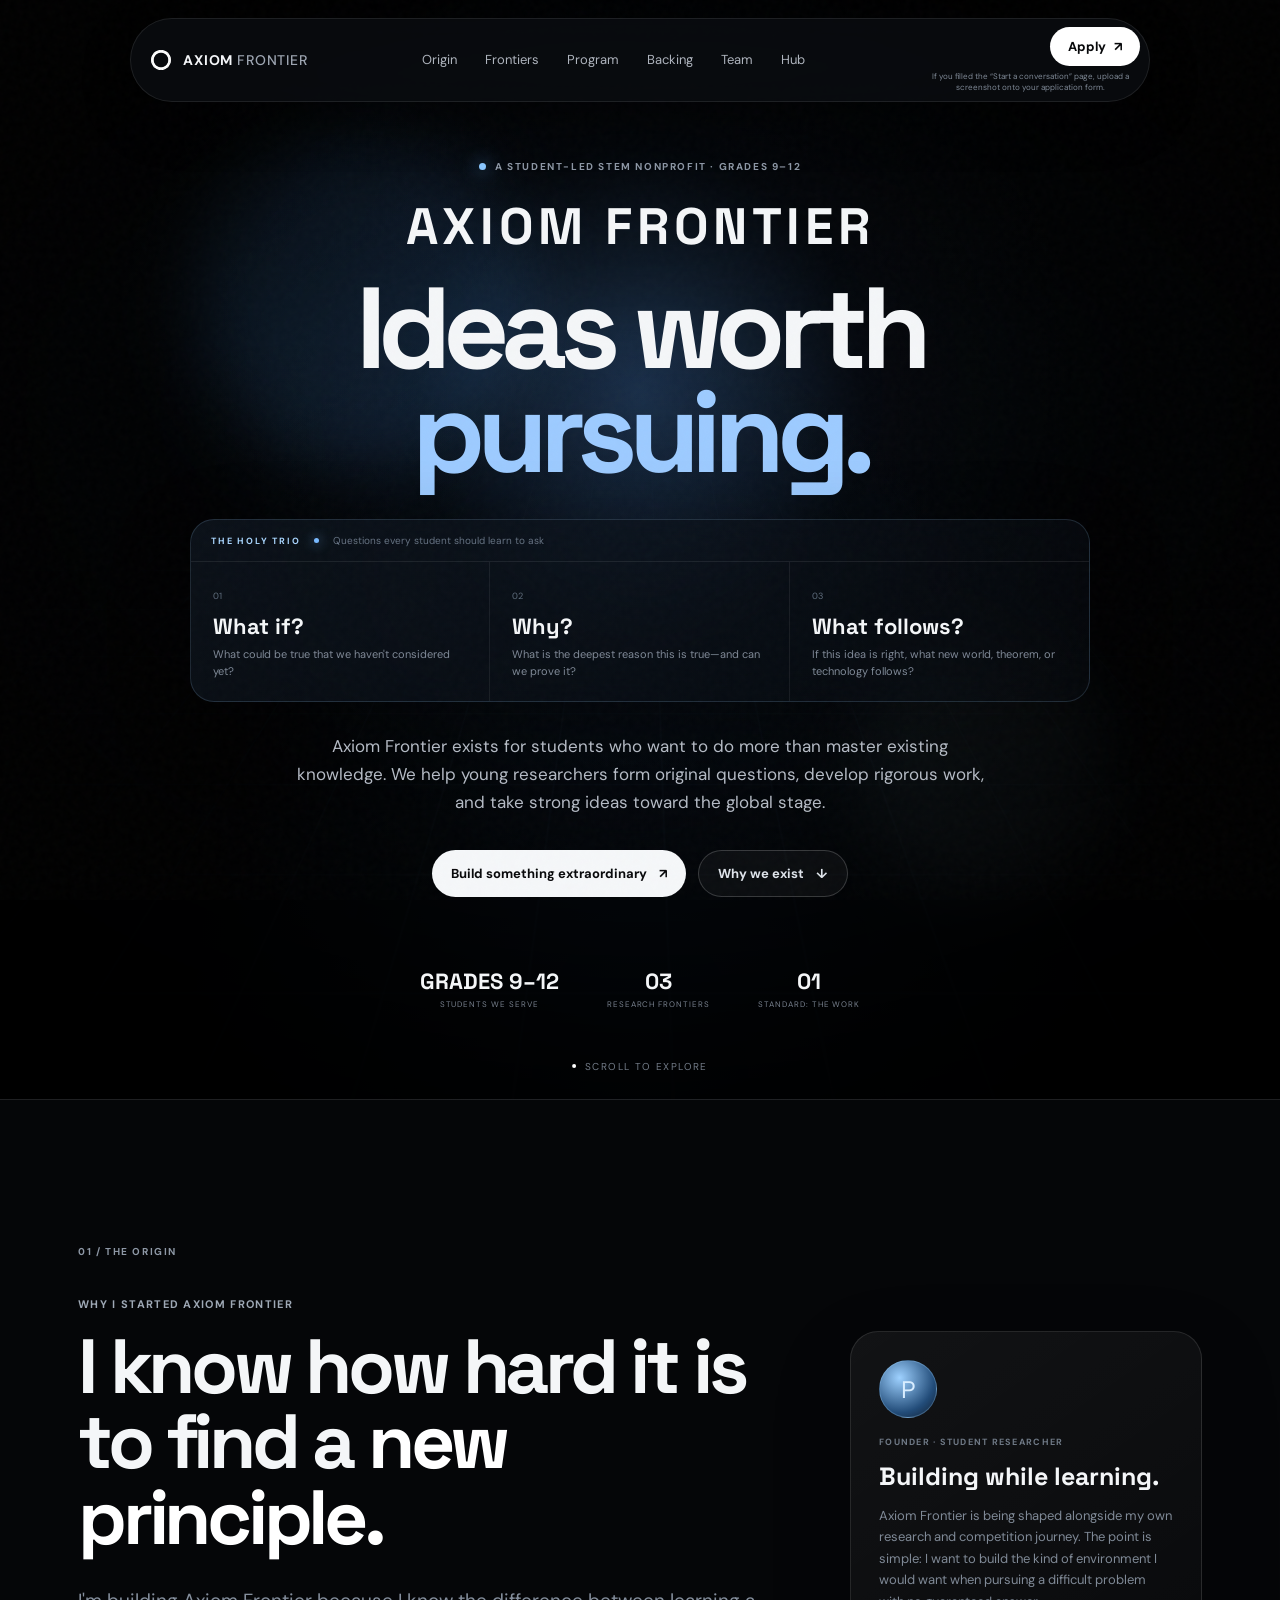
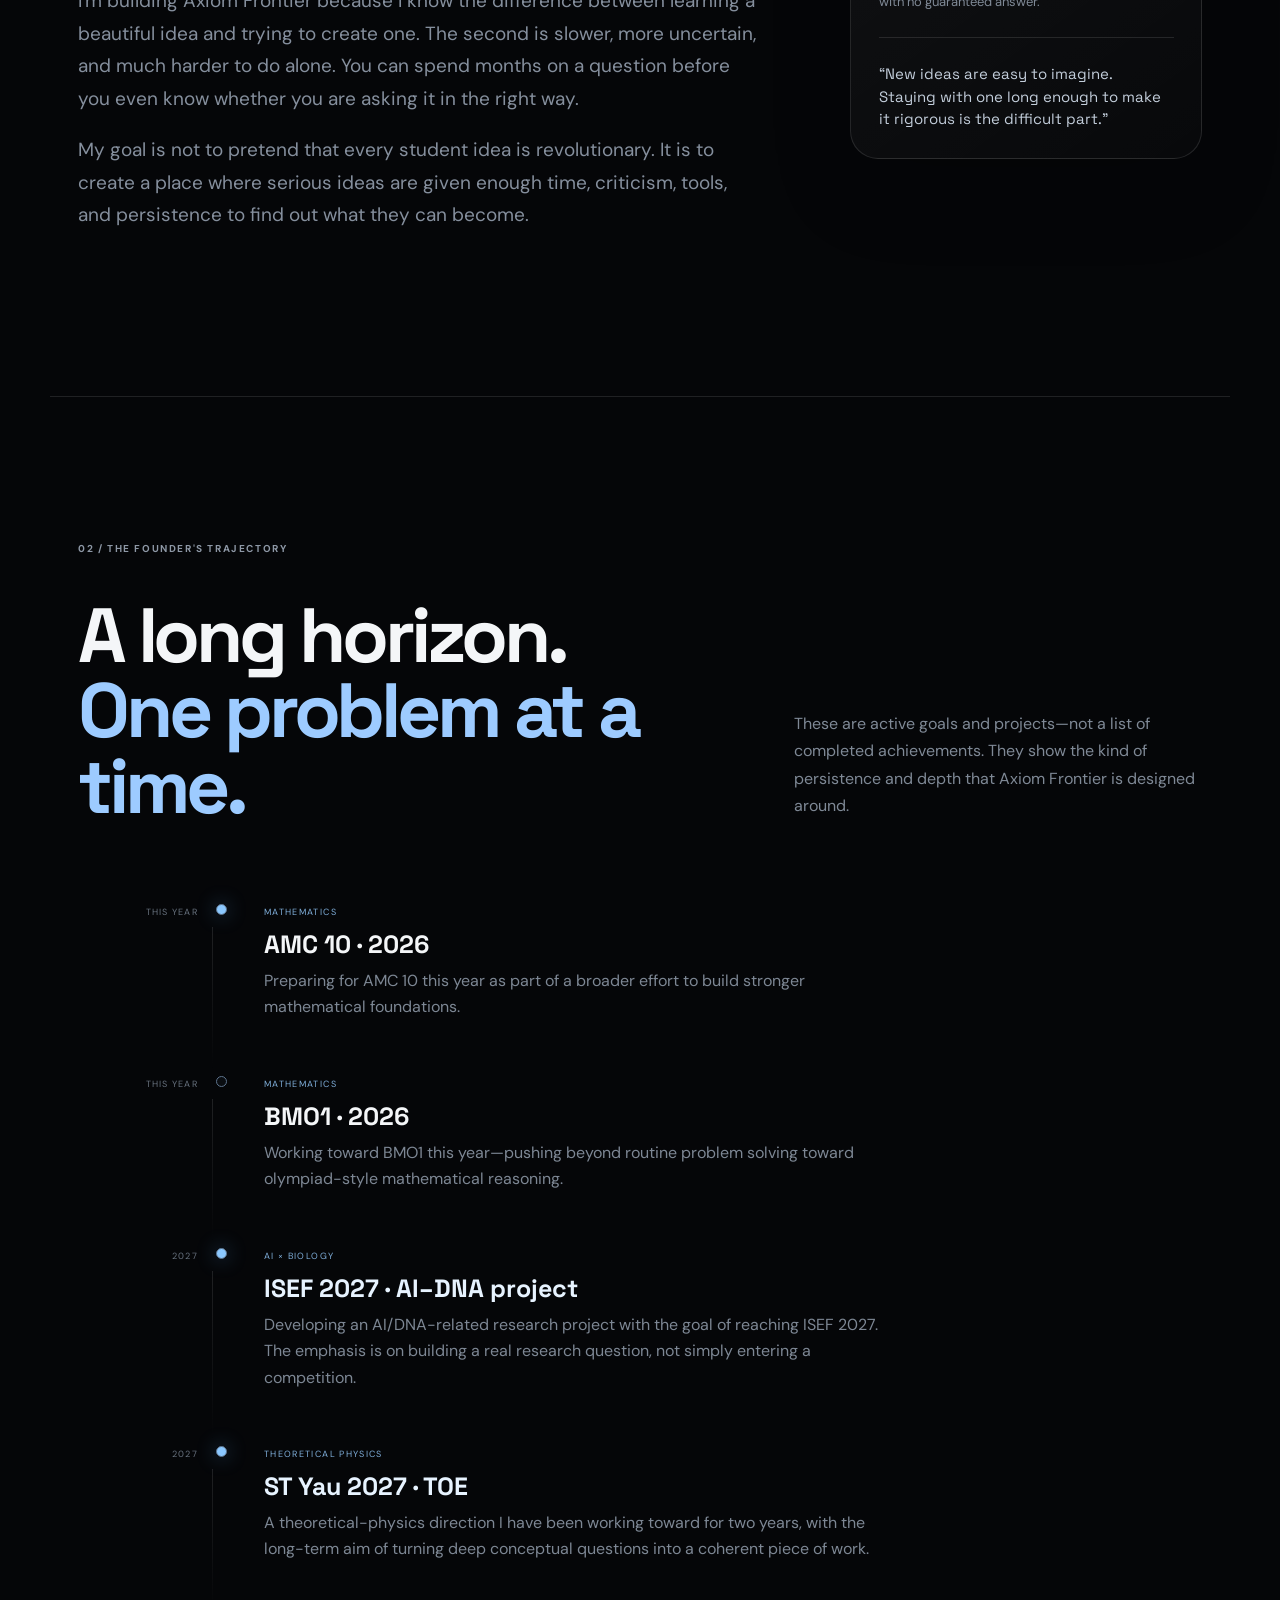
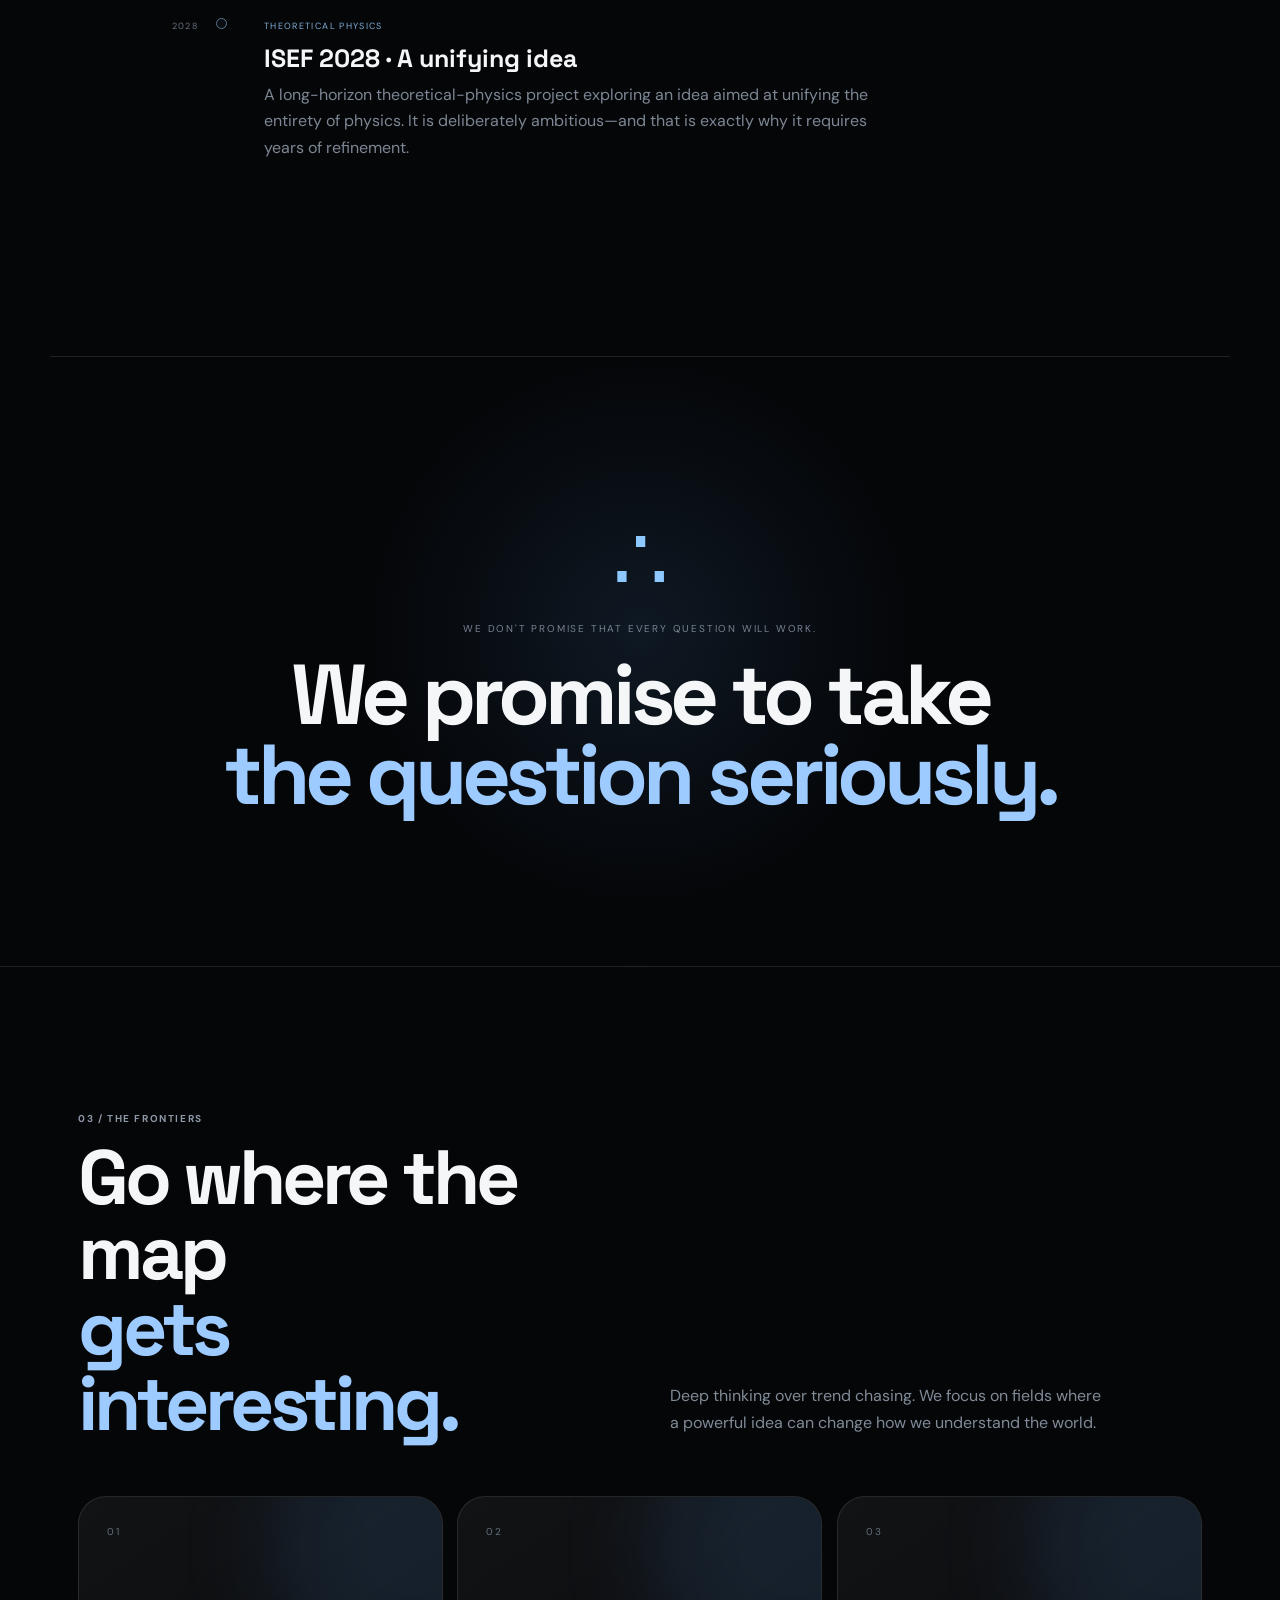
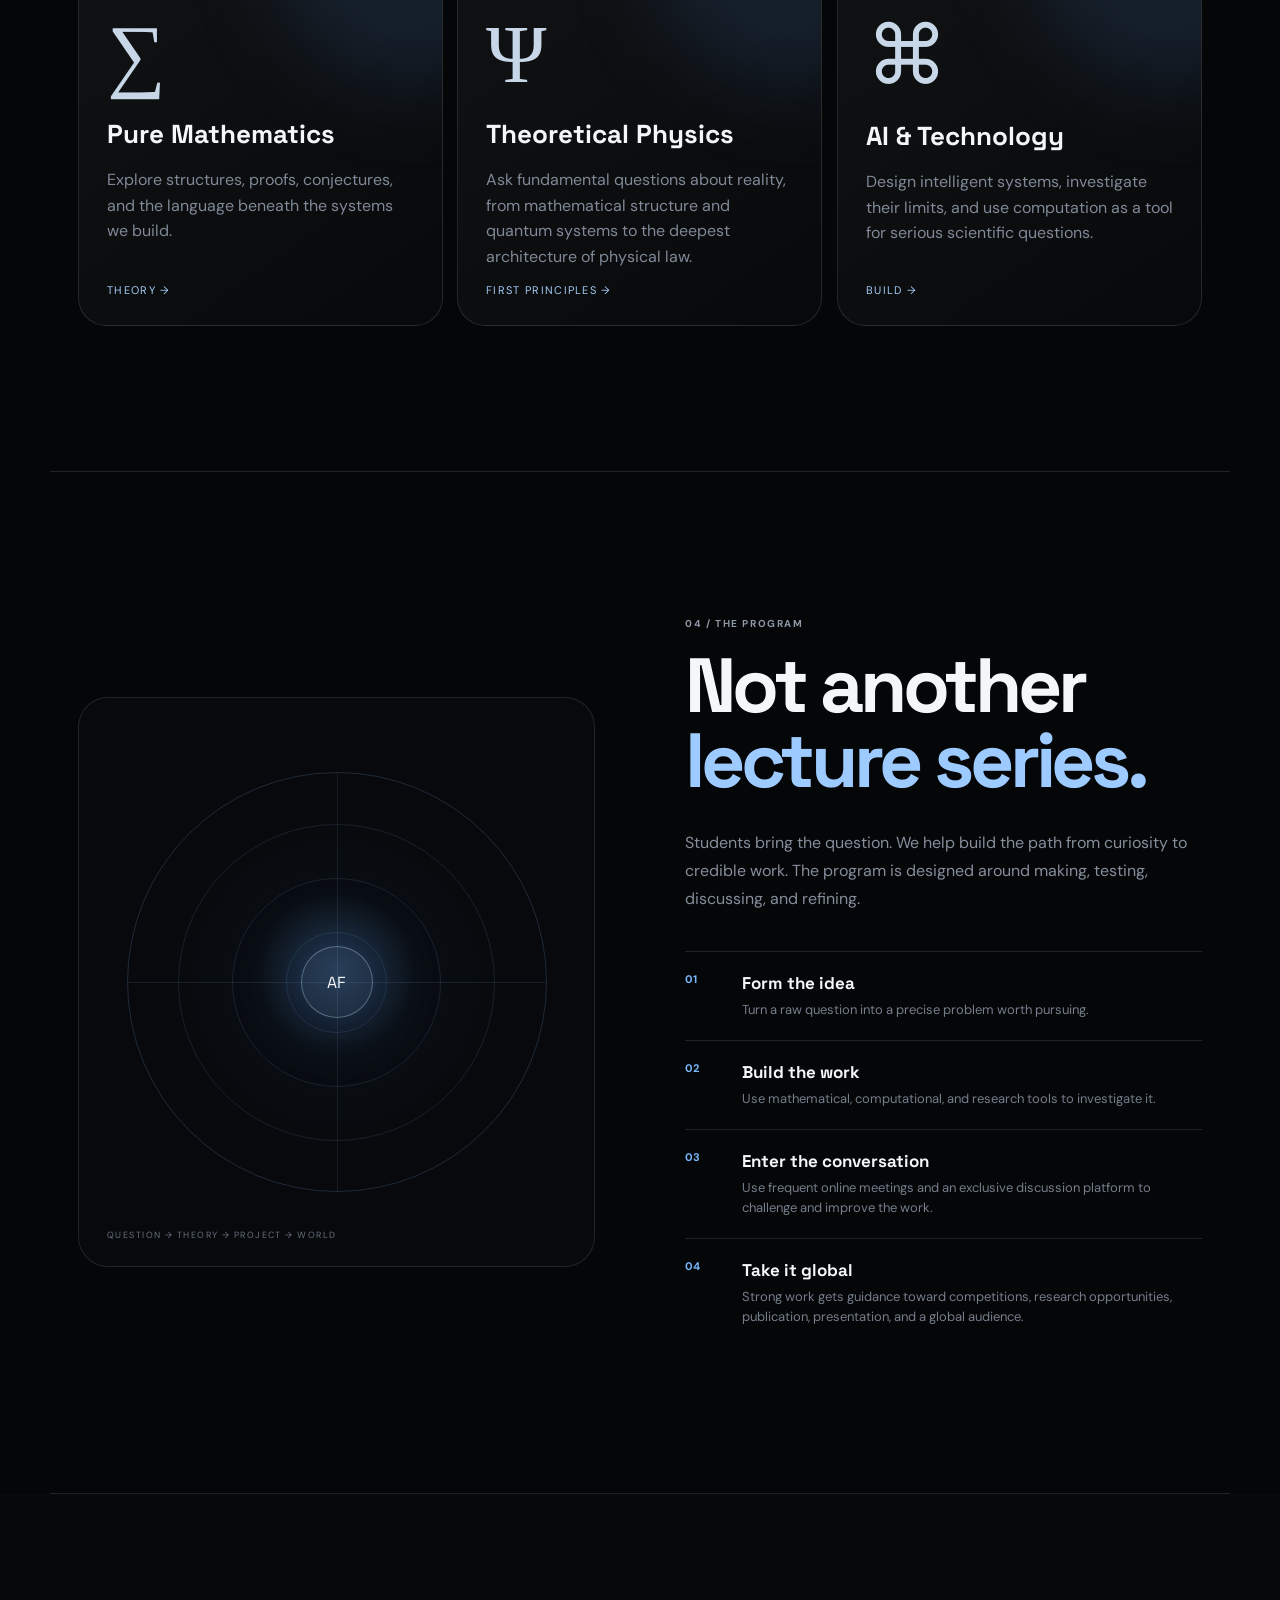
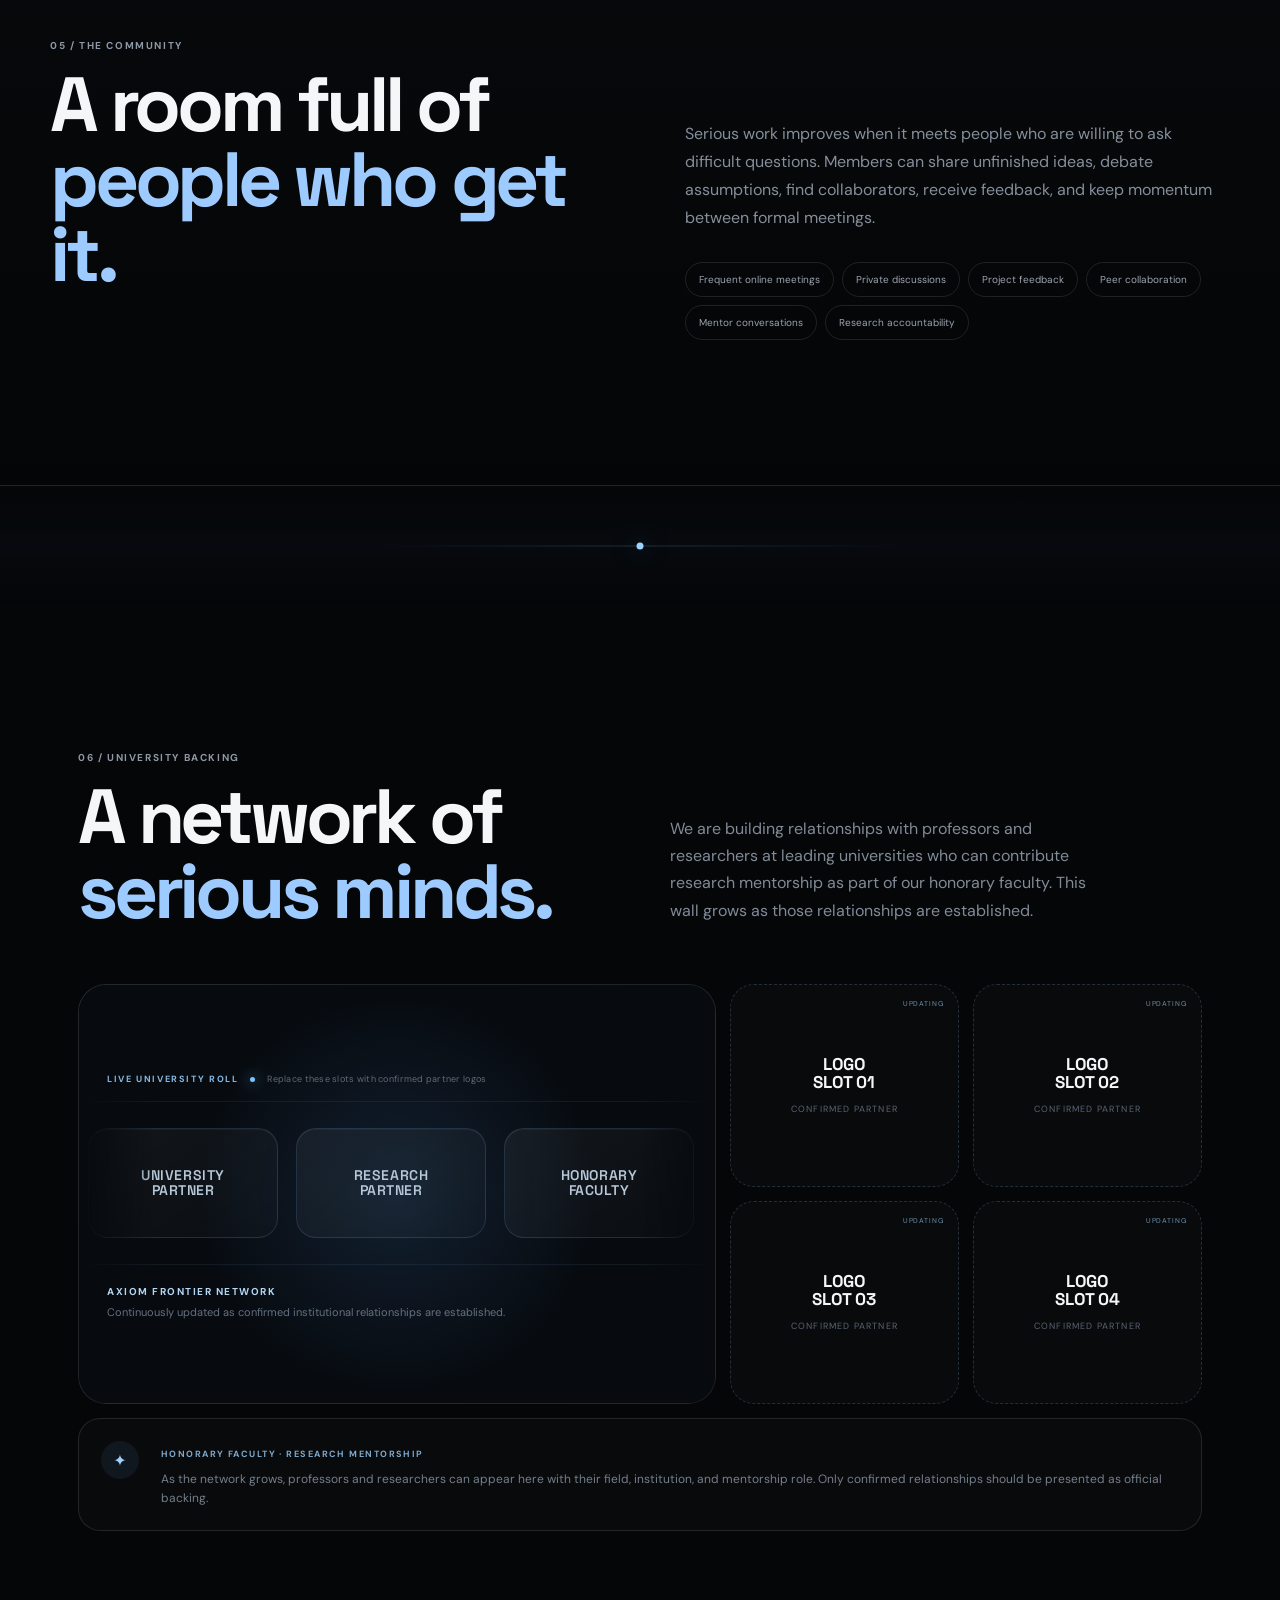
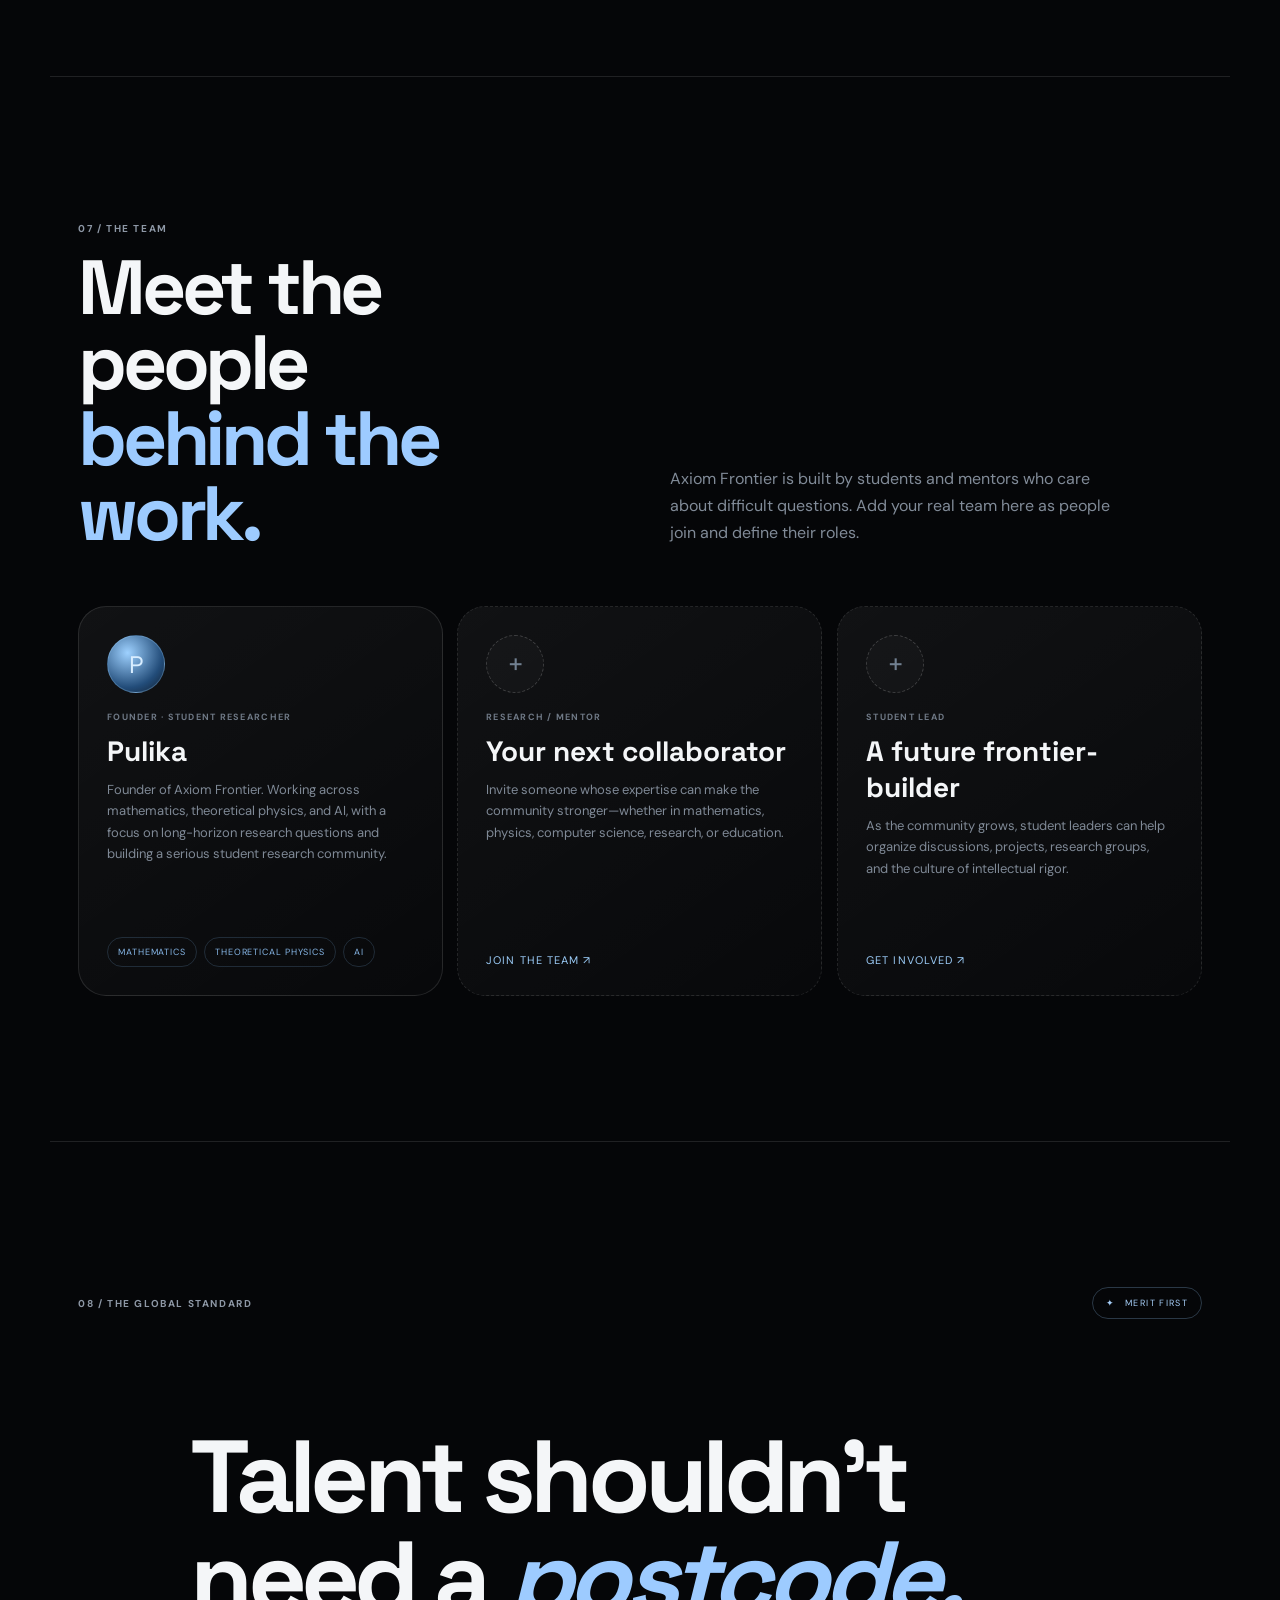
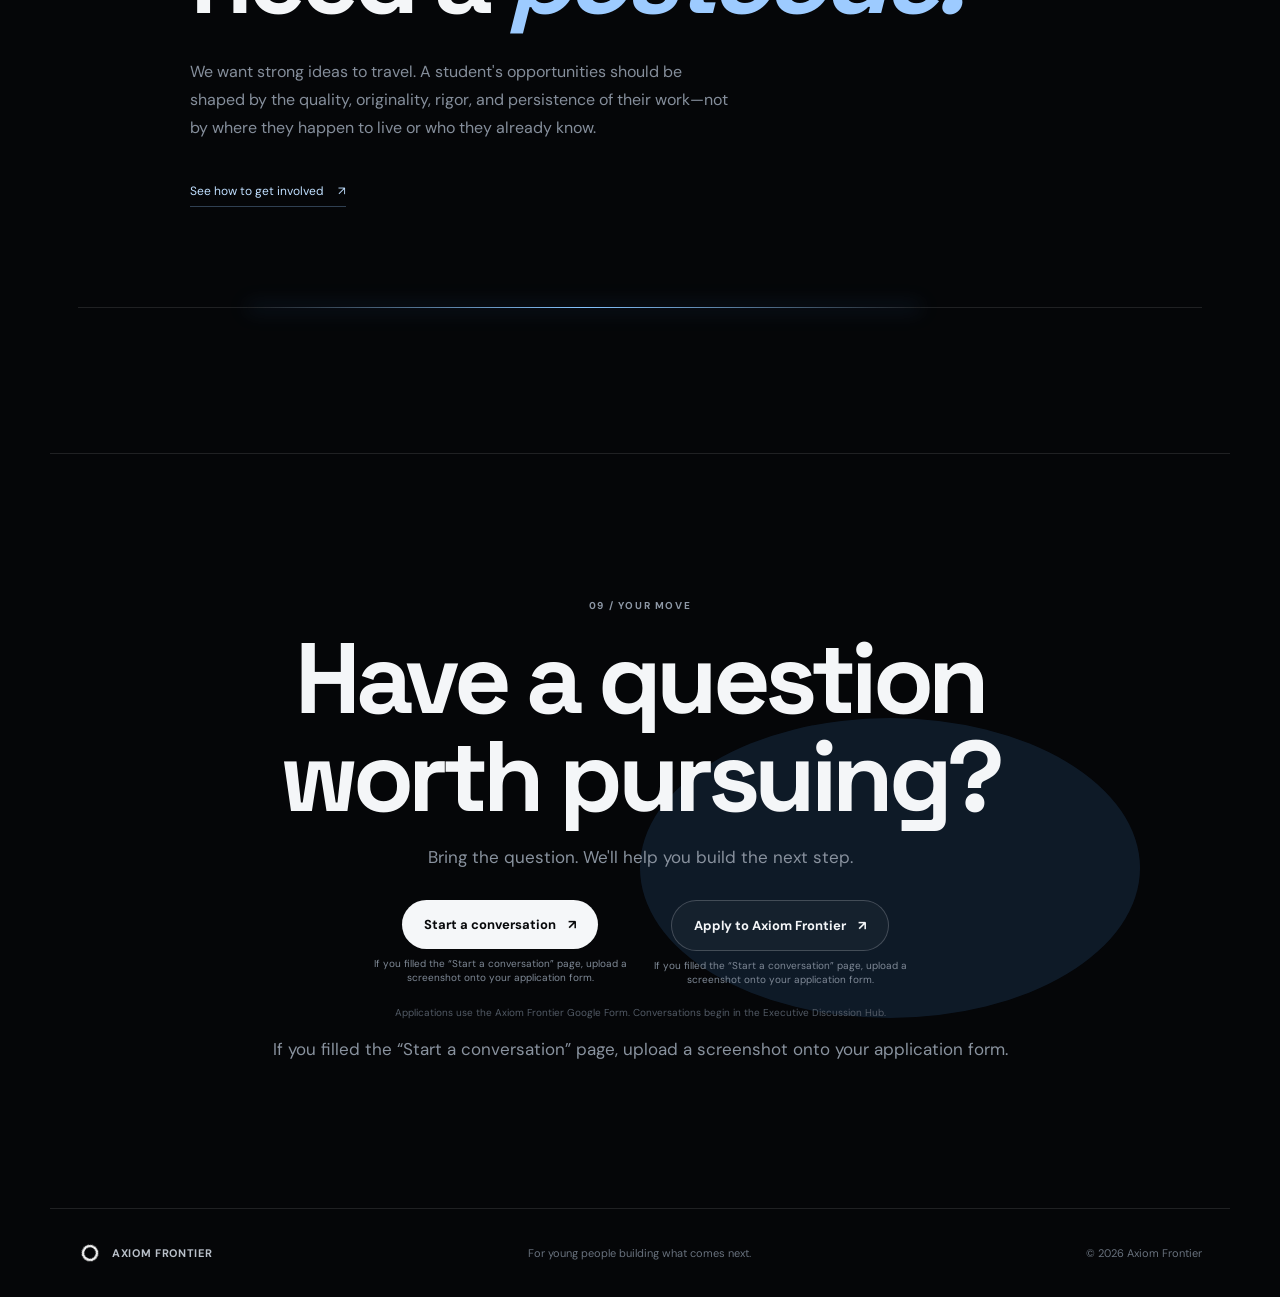
<file: index.html>
<!doctype html>
<html lang="en">
<head>
  <meta charset="utf-8">
  <meta name="viewport" content="width=device-width, initial-scale=1">
  <meta name="description" content="Axiom Frontier is a student-led STEM nonprofit for ambitious students in grades 9–12, founded around the difficult work of turning original questions into rigorous mathematics, theoretical physics, and AI projects.">
  <title>Axiom Frontier — Ideas worth pursuing.</title>
  <link rel="preconnect" href="https://fonts.googleapis.com">
  <link rel="preconnect" href="https://fonts.gstatic.com" crossorigin>
  <link href="https://fonts.googleapis.com/css2?family=DM+Sans:wght@400;500;600;700&family=Space+Grotesk:wght@500;600;700&display=swap" rel="stylesheet">
  <link rel="stylesheet" href="styles.css">
</head>
<body>
  <div class="noise" aria-hidden="true"></div>

  <header class="nav-wrap">
    <nav class="nav" aria-label="Main navigation">
      <a class="brand" href="#top">
        <span class="brand-mark" aria-hidden="true"><i></i><i></i><i></i></span>
        <span>AXIOM <b>FRONTIER</b></span>
      </a>
      <div class="nav-links">
        <a href="#origin">Origin</a>
        <a href="#frontiers">Frontiers</a>
        <a href="#program">Program</a><a href="#backing">Backing</a><a href="#team">Team</a><a href="discussion.html">Hub</a>
      </div>
      <div class="nav-cta-wrap">
        <a class="nav-cta" href="https://forms.gle/PGBQmmunrGD9YcRA6">Apply <span>↗</span></a>
        <span class="cta-note">If you filled the “Start a conversation” page, upload a screenshot onto your application form.</span>
      </div>
      <button class="menu-btn" aria-label="Open menu" aria-expanded="false">☰</button>
    </nav>
  </header>

  <main id="top">
    <section class="hero">
      <div class="hero-grid" aria-hidden="true"></div>
      <div class="orb orb-a" aria-hidden="true"></div>
      <div class="orb orb-b" aria-hidden="true"></div>
      <div class="hero-inner">
        <p class="eyebrow"><span class="pulse"></span> A student-led STEM nonprofit · Grades 9–12</p>
        <div class="hero-brand-title">AXIOM FRONTIER</div>
        <h1>Ideas worth<br><span>pursuing.</span></h1>
        <div class="holy-trio">
          <div class="holy-trio-head"><span>THE HOLY TRIO</span><i></i><small>Questions every student should learn to ask</small></div>
          <div class="trio-grid">
            <article><span>01</span><h3>What if?</h3><p>What could be true that we haven't considered yet?</p></article>
            <article><span>02</span><h3>Why?</h3><p>What is the deepest reason this is true—and can we prove it?</p></article>
            <article><span>03</span><h3>What follows?</h3><p>If this idea is right, what new world, theorem, or technology follows?</p></article>
          </div>
        </div>
        <p class="hero-copy">
          Axiom Frontier exists for students who want to do more than master existing knowledge.
          We help young researchers form original questions, develop rigorous work, and take strong
          ideas toward the global stage.
        </p>
        <div class="hero-actions">
          <a class="button button-light" href="https://forms.gle/PGBQmmunrGD9YcRA6">Build something extraordinary <span>↗</span></a>
          <a class="button button-ghost" href="#origin">Why we exist <span>↓</span></a>
        </div>
        <div class="hero-proof">
          <div><strong>GRADES 9–12</strong><span>students we serve</span></div>
          <div><strong>03</strong><span>research frontiers</span></div>
          <div><strong>01</strong><span>standard: the work</span></div>
        </div>
      </div>
      <div class="scroll-cue"><span></span> Scroll to explore</div>
    </section>

    <section class="founder section" id="origin">
      <div class="section-label">01 / THE ORIGIN</div>
      <div class="founder-layout">
        <div class="founder-statement">
          <p class="kicker">Why I started Axiom Frontier</p>
          <h2>I know how hard it is to find a <em>new principle.</em></h2>
          <p class="body-large">
            I'm building Axiom Frontier because I know the difference between learning a beautiful
            idea and trying to create one. The second is slower, more uncertain, and much harder to
            do alone. You can spend months on a question before you even know whether you are asking
            it in the right way.
          </p>
          <p class="body-large">
            My goal is not to pretend that every student idea is revolutionary. It is to create a
            place where serious ideas are given enough time, criticism, tools, and persistence to
            find out what they can become.
          </p>
        </div>

        <aside class="founder-card">
          <div class="founder-avatar">P</div>
          <div class="founder-role">FOUNDER · STUDENT RESEARCHER</div>
          <h3>Building while learning.</h3>
          <p>
            Axiom Frontier is being shaped alongside my own research and competition journey.
            The point is simple: I want to build the kind of environment I would want when pursuing
            a difficult problem with no guaranteed answer.
          </p>
          <div class="founder-rule"></div>
          <div class="quote">“New ideas are easy to imagine. Staying with one long enough to make it rigorous is the difficult part.”</div>
        </aside>
      </div>
    </section>

    <section class="trajectory section">
      <div class="section-label">02 / THE FOUNDER'S TRAJECTORY</div>
      <div class="trajectory-head">
        <h2>A long horizon.<br><span>One problem at a time.</span></h2>
        <p>
          These are active goals and projects—not a list of completed achievements. They show the
          kind of persistence and depth that Axiom Frontier is designed around.
        </p>
      </div>

      <div class="timeline">
        <article class="timeline-item active">
          <div class="timeline-date">THIS YEAR</div>
          <div class="timeline-marker"></div>
          <div class="timeline-body">
            <span class="timeline-tag">MATHEMATICS</span>
            <h3>AMC 10 · 2026</h3>
            <p>Preparing for AMC 10 this year as part of a broader effort to build stronger mathematical foundations.</p>
          </div>
        </article>

        <article class="timeline-item">
          <div class="timeline-date">THIS YEAR</div>
          <div class="timeline-marker"></div>
          <div class="timeline-body">
            <span class="timeline-tag">MATHEMATICS</span>
            <h3>BMO1 · 2026</h3>
            <p>Working toward BMO1 this year—pushing beyond routine problem solving toward olympiad-style mathematical reasoning.</p>
          </div>
        </article>

        <article class="timeline-item featured">
          <div class="timeline-date">2027</div>
          <div class="timeline-marker"></div>
          <div class="timeline-body">
            <span class="timeline-tag">AI × BIOLOGY</span>
            <h3>ISEF 2027 · AI–DNA project</h3>
            <p>Developing an AI/DNA-related research project with the goal of reaching ISEF 2027. The emphasis is on building a real research question, not simply entering a competition.</p>
          </div>
        </article>

        <article class="timeline-item featured">
          <div class="timeline-date">2027</div>
          <div class="timeline-marker"></div>
          <div class="timeline-body">
            <span class="timeline-tag">THEORETICAL PHYSICS</span>
            <h3>ST Yau 2027 · TOE</h3>
            <p>A theoretical-physics direction I have been working toward for two years, with the long-term aim of turning deep conceptual questions into a coherent piece of work.</p>
          </div>
        </article>

        <article class="timeline-item future">
          <div class="timeline-date">2028</div>
          <div class="timeline-marker"></div>
          <div class="timeline-body">
            <span class="timeline-tag">THEORETICAL PHYSICS</span>
            <h3>ISEF 2028 · A unifying idea</h3>
            <p>A long-horizon theoretical-physics project exploring an idea aimed at unifying the entirety of physics. It is deliberately ambitious—and that is exactly why it requires years of refinement.</p>
          </div>
        </article>
      </div>
    </section>

    <section class="principle-break">
      <div class="principle-inner">
        <span class="giant-mark">∴</span>
        <p>We don't promise that every question will work.</p>
        <h2>We promise to take<br><span>the question seriously.</span></h2>
      </div>
    </section>

    <section class="frontiers section" id="frontiers">
      <div class="section-heading">
        <div>
          <div class="section-label">03 / THE FRONTIERS</div>
          <h2>Go where the map<br><span>gets interesting.</span></h2>
        </div>
        <p>Deep thinking over trend chasing. We focus on fields where a powerful idea can change how we understand the world.</p>
      </div>
      <div class="frontier-grid">
        <article class="frontier-card">
          <div class="card-number">01</div><div class="symbol">∑</div>
          <h3>Pure Mathematics</h3>
          <p>Explore structures, proofs, conjectures, and the language beneath the systems we build.</p>
          <span class="card-link">Theory →</span>
        </article>
        <article class="frontier-card">
          <div class="card-number">02</div><div class="symbol">Ψ</div>
          <h3>Theoretical Physics</h3>
          <p>Ask fundamental questions about reality, from mathematical structure and quantum systems to the deepest architecture of physical law.</p>
          <span class="card-link">First principles →</span>
        </article>
        <article class="frontier-card">
          <div class="card-number">03</div><div class="symbol">⌘</div>
          <h3>AI & Technology</h3>
          <p>Design intelligent systems, investigate their limits, and use computation as a tool for serious scientific questions.</p>
          <span class="card-link">Build →</span>
        </article>
      </div>
    </section>

    <section class="program section" id="program">
      <div class="program-visual">
        <div class="radar" aria-hidden="true">
          <span></span><span></span><span></span><span></span><div class="radar-core">AF</div>
        </div>
        <div class="visual-caption">QUESTION → THEORY → PROJECT → WORLD</div>
      </div>
      <div class="program-copy">
        <div class="section-label">04 / THE PROGRAM</div>
        <h2>Not another<br><span>lecture series.</span></h2>
        <p>
          Students bring the question. We help build the path from curiosity to credible work.
          The program is designed around making, testing, discussing, and refining.
        </p>
        <div class="steps">
          <div class="step"><b>01</b><div><h3>Form the idea</h3><p>Turn a raw question into a precise problem worth pursuing.</p></div></div>
          <div class="step"><b>02</b><div><h3>Build the work</h3><p>Use mathematical, computational, and research tools to investigate it.</p></div></div>
          <div class="step"><b>03</b><div><h3>Enter the conversation</h3><p>Use frequent online meetings and an exclusive discussion platform to challenge and improve the work.</p></div></div>
          <div class="step"><b>04</b><div><h3>Take it global</h3><p>Strong work gets guidance toward competitions, research opportunities, publication, presentation, and a global audience.</p></div></div>
        </div>
      </div>
    </section>

    <section class="community section">
      <div class="community-inner">
        <div>
          <div class="section-label">05 / THE COMMUNITY</div>
          <h2>A room full of<br><span>people who get it.</span></h2>
        </div>
        <div class="community-copy">
          <p>
            Serious work improves when it meets people who are willing to ask difficult questions.
            Members can share unfinished ideas, debate assumptions, find collaborators, receive
            feedback, and keep momentum between formal meetings.
          </p>
          <div class="pill-row">
            <span>Frequent online meetings</span><span>Private discussions</span><span>Project feedback</span>
            <span>Peer collaboration</span><span>Mentor conversations</span><span>Research accountability</span>
          </div>
        </div>
      </div>
    </section>

    <div class="scroll-transition" aria-hidden="true"></div>
    <section class="backing section" id="backing">
      <div class="section-heading">
        <div><div class="section-label">06 / UNIVERSITY BACKING</div>
          <h2>A network of<br><span>serious minds.</span></h2></div>
        <p>We are building relationships with professors and researchers at leading universities who can contribute research mentorship as part of our honorary faculty. This wall grows as those relationships are established.</p>
      </div>
      <div class="backing-stage">
        <div class="backing-video">
          <div class="logo-reel-wrap">
            <div class="reel-top"><span>LIVE UNIVERSITY ROLL</span><i></i><small>Replace these slots with confirmed partner logos</small></div>
            <div class="logo-reel" aria-label="University partner logo reel">
              <div class="logo-track">
                <div class="logo-tile">UNIVERSITY<br>PARTNER</div><div class="logo-tile">RESEARCH<br>PARTNER</div><div class="logo-tile">HONORARY<br>FACULTY</div><div class="logo-tile">UNIVERSITY<br>NETWORK</div>
                <div class="logo-tile">UNIVERSITY<br>PARTNER</div><div class="logo-tile">RESEARCH<br>PARTNER</div><div class="logo-tile">HONORARY<br>FACULTY</div><div class="logo-tile">UNIVERSITY<br>NETWORK</div>
              </div>
            </div>
            <div class="reel-caption"><strong>AXIOM FRONTIER NETWORK</strong><span>Continuously updated as confirmed institutional relationships are established.</span></div>
          </div>
        </div>
        <div class="university-wall">
          <div class="uni-card"><span class="uni-status">UPDATING</span><strong>LOGO<br>SLOT 01</strong><small>Confirmed partner</small></div>
          <div class="uni-card"><span class="uni-status">UPDATING</span><strong>LOGO<br>SLOT 02</strong><small>Confirmed partner</small></div>
          <div class="uni-card"><span class="uni-status">UPDATING</span><strong>LOGO<br>SLOT 03</strong><small>Confirmed partner</small></div>
          <div class="uni-card"><span class="uni-status">UPDATING</span><strong>LOGO<br>SLOT 04</strong><small>Confirmed partner</small></div>
        </div>
      </div>
      <div class="faculty-note"><div class="faculty-icon">✦</div><div>
        <span class="faculty-label">HONORARY FACULTY · RESEARCH MENTORSHIP</span>
        <p>As the network grows, professors and researchers can appear here with their field, institution, and mentorship role. Only confirmed relationships should be presented as official backing.</p>
      </div></div>
    </section>
    <section class="team section" id="team">
      <div class="section-heading">
        <div>
          <div class="section-label">07 / THE TEAM</div>
          <h2>Meet the people<br><span>behind the work.</span></h2>
        </div>
        <p>
          Axiom Frontier is built by students and mentors who care about difficult questions.
          Add your real team here as people join and define their roles.
        </p>
      </div>

      <div class="team-grid">
        <article class="team-card founder-team">
          <div class="team-avatar">P</div>
          <div class="team-role">FOUNDER · STUDENT RESEARCHER</div>
          <h3>Pulika</h3>
          <p>Founder of Axiom Frontier. Working across mathematics, theoretical physics, and AI, with a focus on long-horizon research questions and building a serious student research community.</p>
          <div class="team-focus"><span>Mathematics</span><span>Theoretical Physics</span><span>AI</span></div>
        </article>

        <article class="team-card placeholder">
          <div class="team-avatar plus">+</div>
          <div class="team-role">RESEARCH / MENTOR</div>
          <h3>Your next collaborator</h3>
          <p>Invite someone whose expertise can make the community stronger—whether in mathematics, physics, computer science, research, or education.</p>
          <a href="mailto:hello@axiomfrontier.org" class="team-link">Join the team ↗</a>
        </article>

        <article class="team-card placeholder">
          <div class="team-avatar plus">+</div>
          <div class="team-role">STUDENT LEAD</div>
          <h3>A future frontier-builder</h3>
          <p>As the community grows, student leaders can help organize discussions, projects, research groups, and the culture of intellectual rigor.</p>
          <a href="https://forms.gle/PGBQmmunrGD9YcRA6" class="team-link">Get involved ↗</a>
        </article>
      </div>
    </section>

    <section class="global section">
      <div class="global-top">
        <div class="section-label">08 / THE GLOBAL STANDARD</div>
        <div class="merit-badge"><span>✦</span> MERIT FIRST</div>
      </div>
      <div class="global-content">
        <h2>Talent shouldn't<br>need a <span>postcode.</span></h2>
        <p>
          We want strong ideas to travel. A student's opportunities should be shaped by the quality,
          originality, rigor, and persistence of their work—not by where they happen to live or who
          they already know.
        </p>
        <a class="text-link" href="https://forms.gle/PGBQmmunrGD9YcRA6">See how to get involved <span>↗</span></a>
      </div>
      <div class="global-line" aria-hidden="true"><span></span></div>
    </section>

    <section class="apply section" id="apply">
      <div class="apply-glow" aria-hidden="true"></div>
      <div class="section-label">09 / YOUR MOVE</div>
      <h2>Have a question<br>worth pursuing?</h2>
      <p>Bring the question. We'll help you build the next step.</p>
      <div class="apply-actions">
        <div class="cta-with-note">
          <a class="button button-light large" href="discussion.html">Start a conversation <span>↗</span></a>
          <span class="cta-note">If you filled the “Start a conversation” page, upload a screenshot onto your application form.</span>
        </div>
        <div class="cta-with-note">
          <a class="button button-outline large" href="https://forms.gle/PGBQmmunrGD9YcRA6" target="_blank" rel="noopener noreferrer">Apply to Axiom Frontier <span>↗</span></a>
          <span class="cta-note">If you filled the “Start a conversation” page, upload a screenshot onto your application form.</span>
        </div>
      </div>
      <small>Applications use the Axiom Frontier Google Form. Conversations begin in the Executive Discussion Hub.</small>
      <p class="application-note">If you filled the “Start a conversation” page, upload a screenshot onto your application form.</p>
    </section>
  </main>

  <footer>
    <div class="footer-brand"><span class="brand-mark"><i></i><i></i><i></i></span><strong>AXIOM FRONTIER</strong></div>
    <p>For young people building what comes next.</p>
    <span>© <span id="year"></span> Axiom Frontier</span>
  </footer>
  <script src="script.js"></script>
<script>window.AXIOM_GOOGLE_FORM_URL="https://forms.gle/PGBQmmunrGD9YcRA6";</script>
</body>
</html>
</file>
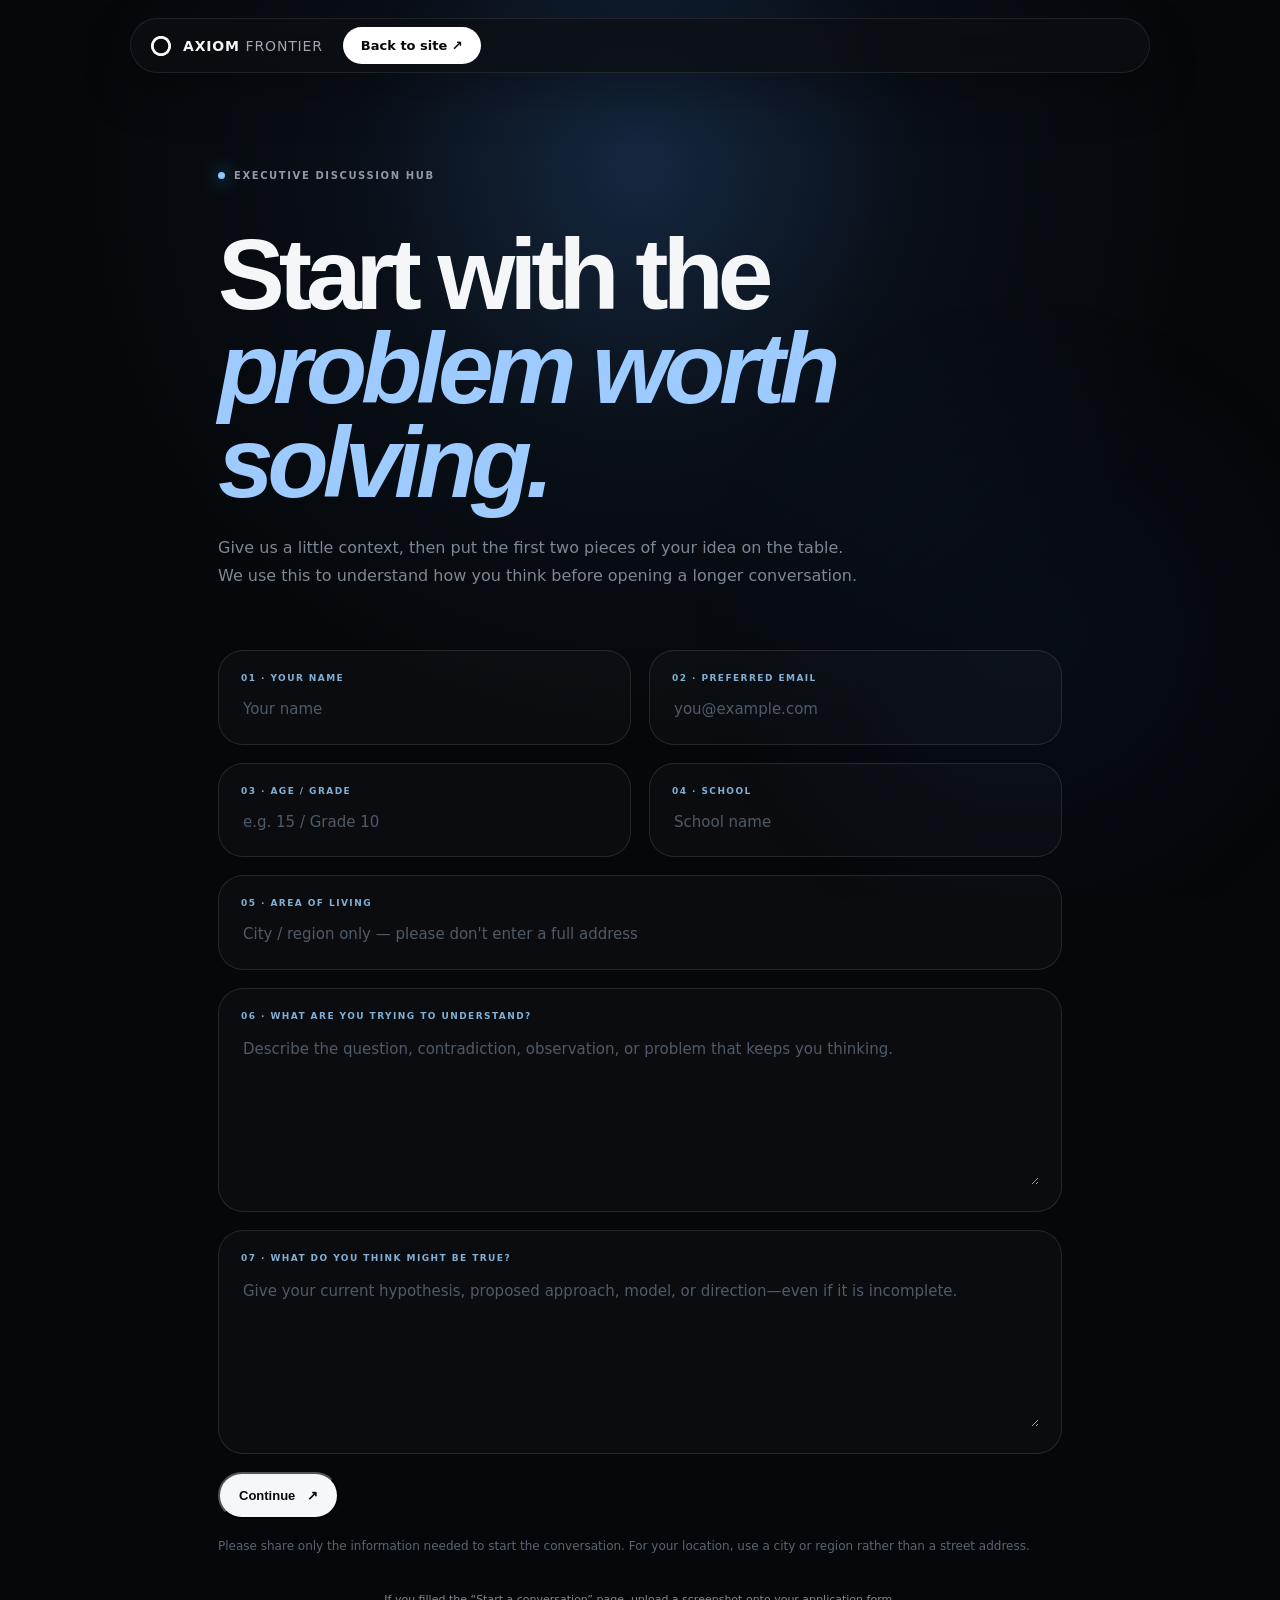
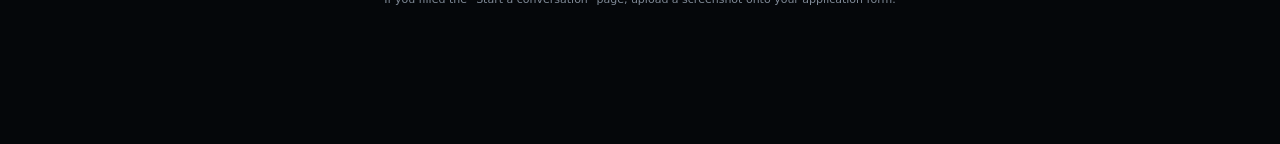
<file: discussion.html>
<!doctype html>
<html lang="en">
<head>
  <meta charset="utf-8">
  <meta name="viewport" content="width=device-width,initial-scale=1">
  <meta name="description" content="Executive Discussion Hub — Axiom Frontier">
  <title>Executive Discussion Hub — Axiom Frontier</title>
  <link rel="stylesheet" href="styles.css">
</head>
<body class="hub-page">
  <header class="nav-wrap">
    <nav class="nav">
      <a class="brand" href="index.html">
        <span class="brand-mark"><i></i><i></i><i></i></span>
        <span>AXIOM <b>FRONTIER</b></span>
      </a>
      <a class="nav-cta" href="index.html">Back to site ↗</a>
    </nav>
  </header>

  <main class="hub-main">
    <p class="eyebrow"><span class="pulse"></span> EXECUTIVE DISCUSSION HUB</p>
    <h1>Start with the<br><span>problem worth solving.</span></h1>
    <p class="hub-intro">
      Give us a little context, then put the first two pieces of your idea on the table.
      We use this to understand how you think before opening a longer conversation.
    </p>

    <form id="hubForm" class="hub-form">
      <div class="hp-field" aria-hidden="true">
        <label>Website <input name="website" tabindex="-1" autocomplete="off"></label>
      </div>
      <div class="hub-profile-grid">
        <label>
          <span>01 · YOUR NAME</span>
          <input name="name" type="text" required maxlength="100" autocomplete="name" placeholder="Your name">
        </label>
        <label>
          <span>02 · PREFERRED EMAIL</span>
          <input name="email" type="email" required maxlength="160" autocomplete="email" placeholder="you@example.com">
        </label>
        <label>
          <span>03 · AGE / GRADE</span>
          <input name="age_grade" type="text" required maxlength="40" placeholder="e.g. 15 / Grade 10">
        </label>
        <label>
          <span>04 · SCHOOL</span>
          <input name="school" type="text" required maxlength="160" autocomplete="organization" placeholder="School name">
        </label>
        <label class="wide">
          <span>05 · AREA OF LIVING</span>
          <input name="area" type="text" required maxlength="120" autocomplete="address-level2" placeholder="City / region only — please don't enter a full address">
        </label>
      </div>

      <label>
        <span>06 · WHAT ARE YOU TRYING TO UNDERSTAND?</span>
        <textarea name="question" required maxlength="1200" placeholder="Describe the question, contradiction, observation, or problem that keeps you thinking."></textarea>
      </label>

      <label>
        <span>07 · WHAT DO YOU THINK MIGHT BE TRUE?</span>
        <textarea name="hypothesis" required maxlength="1200" placeholder="Give your current hypothesis, proposed approach, model, or direction—even if it is incomplete."></textarea>
      </label>

      <button class="button button-light" type="submit">Continue <span>↗</span></button>
      <p class="hub-privacy">Please share only the information needed to start the conversation. For your location, use a city or region rather than a street address.</p>
      <p class="application-note">If you filled the “Start a conversation” page, upload a screenshot onto your application form.</p>
      <small id="hubStatus" class="hub-status" aria-live="polite"></small>
    </form>

    <section id="hubGate" class="hub-gate" hidden>
      <div class="gate-blur">
        <div class="gate-line"></div><div class="gate-line short"></div><div class="gate-line"></div>
      </div>
      <div class="gate-card">
        <div class="gate-icon">✦</div>
        <p class="kicker">ONE LAST STEP</p>
        <h2>Upload your screenshot.</h2>
        <p>Your conversation has been submitted. Click <b>Done</b> to unblur this page and take a screenshot of your completed answers. Upload that screenshot onto your application form.</p>
        <div class="mail-confirm">✓ Answers saved — screenshot step ready</div>
        <button id="doneButton" class="button button-light gate-done" type="button">Done <span>↗</span></button>
        <small id="screenshotHint">Click Done to reveal your completed answers for the screenshot.</small>
      </div>
    </section>
  </main>

  <script>
    const f = document.getElementById('hubForm');
    const g = document.getElementById('hubGate');
    const status = document.getElementById('hubStatus');
    const doneButton = document.getElementById('doneButton');
    const screenshotHint = document.getElementById('screenshotHint');
    let screenshotMode = false;

    doneButton.addEventListener('click', () => {
      if (!screenshotMode) {
        screenshotMode = true;
        f.classList.add('screenshot-mode');
        doneButton.innerHTML = 'Done — I took the screenshot <span>↗</span>';
        screenshotHint.textContent = 'Take the screenshot now. When you are finished, click Done again to return to the website.';
        f.scrollIntoView({ behavior: 'smooth', block: 'start' });
        return;
      }

      f.classList.remove('screenshot-mode');
      f.classList.add('submitted');
      doneButton.disabled = true;
      doneButton.innerHTML = 'Returning…';
      screenshotHint.textContent = 'Your answers are blurred again. Returning you to the website…';
      setTimeout(() => { window.location.href = 'index.html'; }, 650);
    });

    f.addEventListener('submit', (e) => {
      e.preventDefault();
      const submitButton = f.querySelector('button[type="submit"]');
      submitButton.disabled = true;
      submitButton.innerHTML = 'Continue <span>↗</span>';
      status.textContent = 'Preparing your screenshot step…';

      const data = new FormData(f);
      const payload = {
        name: data.get('name'),
        email: data.get('email'),
        ageGrade: data.get('age_grade'),
        school: data.get('school'),
        city: data.get('area'),
        question: data.get('question'),
        hypothesis: data.get('hypothesis'),
        website: data.get('website') || ''
      };

      // Always let the visitor continue. Save the answers locally first.
      try { localStorage.setItem('axiomFrontierDiscussionDraft', JSON.stringify(payload)); } catch (_) {}

      // Email delivery is completely non-blocking. The screenshot flow must never
      // depend on a server endpoint being available (especially on GitHub Pages).
      const endpoints = ['/api/submit-discussion', '/.netlify/functions/submit-discussion'];
      const sendInBackground = async () => {
        for (const endpoint of endpoints) {
          try {
            const controller = new AbortController();
            const timer = setTimeout(() => controller.abort(), 1800);
            const response = await fetch(endpoint, {
              method: 'POST',
              headers: { 'Content-Type': 'application/json', 'Accept': 'application/json' },
              body: JSON.stringify(payload),
              signal: controller.signal,
              keepalive: true
            });
            clearTimeout(timer);
            if (response.ok) return;
          } catch (_) {}
        }
      };
      sendInBackground();

      // Never show a network error and never replace Continue with Try again.
      f.classList.add('submitted');
      submitButton.disabled = false;
      submitButton.innerHTML = 'Continue <span>↗</span>';
      status.textContent = 'Your answers are ready. Continue to the screenshot step below.';

      g.hidden = false;
      requestAnimationFrame(() => {
        g.classList.add('show');
        g.scrollIntoView({ behavior: 'smooth', block: 'center' });
      });
    });
  </script>
</body>
</html>
</file>
<file: styles.css>
:root {
  --bg:#050608; --panel:#0b0d11; --text:#f4f6f8; --muted:#9da4ae;
  --line:rgba(255,255,255,.11); --blue:#77b7ff; --cyan:#b5e5ff; --max:1180px;
}
*{box-sizing:border-box} html{scroll-behavior:smooth} body{margin:0;background:var(--bg);color:var(--text);font-family:"DM Sans",system-ui,sans-serif;overflow-x:hidden}
body:before{content:"";position:fixed;inset:0;pointer-events:none;background:radial-gradient(circle at 50% 18%,rgba(78,150,255,.13),transparent 30%),radial-gradient(circle at 80% 70%,rgba(40,90,180,.08),transparent 28%);z-index:-2}
.noise{position:fixed;inset:0;pointer-events:none;opacity:.035;z-index:20;background-image:url("data:image/svg+xml,%3Csvg viewBox='0 0 160 160' xmlns='http://www.w3.org/2000/svg'%3E%3Cfilter id='n'%3E%3CfeTurbulence type='fractalNoise' baseFrequency='.9' numOctaves='3' stitchTiles='stitch'/%3E%3C/filter%3E%3Crect width='100%25' height='100%25' filter='url(%23n)' opacity='.65'/%3E%3C/svg%3E")}
a{color:inherit;text-decoration:none}.nav-wrap{position:fixed;top:18px;left:0;right:0;z-index:50;padding:0 22px}.nav{max-width:1020px;margin:auto;padding:8px 9px 8px 18px;display:flex;align-items:center;gap:20px;border:1px solid rgba(255,255,255,.09);border-radius:999px;background:rgba(12,14,18,.72);backdrop-filter:blur(22px);box-shadow:0 18px 50px rgba(0,0,0,.28)}
.brand{display:flex;align-items:center;gap:10px;font-size:14px;font-weight:700;letter-spacing:.06em;white-space:nowrap}.brand b{font-weight:500;color:#9ea6b2}.brand-mark{width:24px;height:24px;position:relative;display:block;transform:rotate(30deg)}.brand-mark i{position:absolute;inset:0;border:2px solid #fff;border-radius:7px;transform:scale(.72)}.brand-mark i:nth-child(2){transform:rotate(60deg) scale(.72)}.brand-mark i:nth-child(3){transform:rotate(120deg) scale(.72)}
.nav-links{display:flex;justify-content:center;gap:28px;flex:1;color:#aeb4bd;font-size:13px}.nav-links a{transition:color .25s}.nav-links a:hover{color:#fff}.nav-cta{padding:11px 18px;border-radius:999px;background:#fff;color:#07080a;font-size:13px;font-weight:700}.nav-cta span{margin-left:5px}.menu-btn{display:none;border:0;background:none;color:#fff;font-size:22px}
.hero{min-height:100svh;position:relative;display:grid;place-items:center;overflow:hidden;border-bottom:1px solid var(--line);background:radial-gradient(ellipse at 50% 36%,rgba(90,163,255,.28),rgba(19,32,54,.18) 25%,transparent 48%),radial-gradient(ellipse at 50% 100%,rgba(35,77,126,.22),transparent 50%),#030507}
.hero:after{content:"";position:absolute;inset:0;background:linear-gradient(to bottom,rgba(0,0,0,.15),transparent 30%,rgba(0,0,0,.78)),radial-gradient(ellipse at center,transparent 28%,rgba(0,0,0,.78) 86%);pointer-events:none}
.hero-grid{position:absolute;inset:-20%;opacity:.22;transform:perspective(800px) rotateX(62deg) translateY(30%);background-image:linear-gradient(rgba(120,185,255,.16) 1px,transparent 1px),linear-gradient(90deg,rgba(120,185,255,.16) 1px,transparent 1px);background-size:70px 70px;mask-image:radial-gradient(ellipse at center,black 10%,transparent 65%);animation:gridDrift 18s linear infinite}@keyframes gridDrift{to{transform:perspective(800px) rotateX(62deg) translateY(33%) translateX(-70px)}}.orb{position:absolute;border-radius:50%;filter:blur(35px);pointer-events:none}.orb-a{width:340px;height:340px;background:rgba(74,159,255,.16);top:12%;left:15%;animation:float 9s ease-in-out infinite}.orb-b{width:260px;height:260px;background:rgba(190,225,255,.09);right:13%;bottom:18%;animation:float 12s ease-in-out infinite reverse}@keyframes float{50%{transform:translate(25px,-30px) scale(1.08)}}
.hero-inner{position:relative;z-index:2;max-width:980px;padding:150px 24px 90px;text-align:center}.eyebrow,.section-label{ text-transform:uppercase;letter-spacing:.16em;font-size:10px;color:#8e98a6;font-weight:700}.eyebrow{display:inline-flex;align-items:center;gap:9px;margin-bottom:28px}.pulse{width:7px;height:7px;border-radius:50%;background:#8bc8ff;box-shadow:0 0 18px #67adff}
h1,h2,h3{font-family:"Space Grotesk",sans-serif}h1{font-size:clamp(58px,9vw,120px);line-height:.9;letter-spacing:-.07em;margin:0;font-weight:700}h1 span,h2 span{color:#9dcbff}.hero-copy{max-width:700px;margin:30px auto 0;color:#b5bbc5;font-size:17px;line-height:1.65}.hero-actions{display:flex;justify-content:center;flex-wrap:wrap;gap:12px;margin-top:34px}.button{display:inline-flex;align-items:center;gap:12px;padding:14px 19px;border-radius:999px;font-size:13px;font-weight:700;transition:transform .25s,background .25s,border-color .25s}.button:hover{transform:translateY(-2px)}.button-light{background:#f5f7f9;color:#08090b}.button-ghost{border:1px solid rgba(255,255,255,.18);color:#dfe4eb;background:rgba(255,255,255,.04)}
.hero-proof{display:flex;justify-content:center;gap:48px;margin-top:70px}.hero-proof div{display:flex;flex-direction:column;gap:4px}.hero-proof strong{font-family:"Space Grotesk";font-size:22px}.hero-proof span{color:#78818e;text-transform:uppercase;letter-spacing:.12em;font-size:8px}.scroll-cue{position:absolute;bottom:26px;left:50%;transform:translateX(-50%);color:#737c88;font-size:10px;letter-spacing:.14em;text-transform:uppercase;z-index:3;display:flex;align-items:center;gap:9px}.scroll-cue span{width:4px;height:4px;background:#fff;border-radius:50%}
.section{max-width:var(--max);margin:0 auto;padding:145px 28px}.founder{border-bottom:1px solid var(--line)}.founder-layout{display:grid;grid-template-columns:1.45fr .75fr;gap:90px;margin-top:28px}.founder-statement{max-width:790px}.kicker{color:#9ea8b5;text-transform:uppercase;letter-spacing:.12em;font-size:11px;font-weight:700}.founder h2,.trajectory h2,.section-heading h2,.program-copy h2,.community h2,.team h2,.global h2,.apply h2{font-size:clamp(42px,6vw,78px);line-height:.98;letter-spacing:-.055em;margin:18px 0 30px}.founder h2 em{font-style:normal;color:#fff}.body-large{color:#858f9d;font-size:19px;line-height:1.72;max-width:760px}.founder-card{align-self:start;margin-top:45px;padding:28px;border:1px solid var(--line);border-radius:28px;background:linear-gradient(145deg,rgba(255,255,255,.055),rgba(255,255,255,.015));box-shadow:0 30px 80px rgba(0,0,0,.18)}.founder-avatar,.team-avatar{width:58px;height:58px;border-radius:50%;display:grid;place-items:center;font-family:"Space Grotesk";font-size:24px;color:#d8edff;background:radial-gradient(circle at 35% 30%,#9ed1ff,#224c79 65%,#101b29);border:1px solid rgba(160,215,255,.28)}.founder-role,.team-role{margin-top:18px;color:#6f7986;font-size:9px;font-weight:700;letter-spacing:.14em}.founder-card h3{font-size:25px;margin:12px 0}.founder-card p,.team-card p{color:#7f8996;line-height:1.65;font-size:13px}.founder-rule{height:1px;background:var(--line);margin:25px 0}.quote{color:#c3cedb;font-family:"Space Grotesk";font-size:15px;line-height:1.5}
.trajectory{border-bottom:1px solid var(--line)}.trajectory-head{display:grid;grid-template-columns:1.15fr .75fr;gap:90px;align-items:end;margin-top:25px}.trajectory-head h2{margin-bottom:0}.trajectory-head p{color:#7f8996;line-height:1.7;margin:0 0 5px}.timeline{margin-top:75px}.timeline-item{display:grid;grid-template-columns:120px 30px 1fr;gap:18px;min-height:145px;position:relative}.timeline-item:not(:last-child):after{content:"";position:absolute;left:134px;top:28px;bottom:0;width:1px;background:linear-gradient(var(--line),rgba(255,255,255,0))}.timeline-date{font-size:9px;letter-spacing:.14em;color:#68727f;padding-top:7px;text-align:right}.timeline-marker{width:11px;height:11px;border-radius:50%;border:1px solid #5e748d;background:#0a0d11;z-index:2;margin-top:5px}.timeline-item.active .timeline-marker,.timeline-item.featured .timeline-marker{background:#8bc8ff;box-shadow:0 0 20px rgba(100,180,255,.45)}.timeline-body{padding-bottom:50px}.timeline-tag{font-size:9px;letter-spacing:.15em;color:#7faeda}.timeline-body h3{font-size:25px;margin:8px 0}.timeline-body p{max-width:620px;color:#7d8794;line-height:1.65;margin:0}.timeline-item.featured .timeline-body h3{color:#e7f3ff}
.principle-break{padding:150px 28px;border-bottom:1px solid var(--line);background:radial-gradient(circle at 50% 45%,rgba(86,158,230,.12),transparent 40%);text-align:center}.principle-inner{max-width:900px;margin:auto}.giant-mark{font-family:Georgia,serif;font-size:90px;color:#8dc8ff;opacity:.6}.principle-break p{color:#788392;text-transform:uppercase;letter-spacing:.18em;font-size:10px}.principle-break h2{font-family:"Space Grotesk";font-size:clamp(44px,7vw,85px);line-height:.95;letter-spacing:-.06em;margin:20px 0 0}
.frontiers{border-bottom:1px solid var(--line)}.section-heading{display:grid;grid-template-columns:1fr 1fr;gap:60px;align-items:end;margin-bottom:55px}.section-heading h2{margin:15px 0 0}.section-heading>p{color:#818b98;max-width:440px;line-height:1.7;margin:0 0 5px}.frontier-grid{display:grid;grid-template-columns:repeat(3,1fr);gap:14px}.frontier-card{min-height:430px;position:relative;padding:28px;border:1px solid var(--line);border-radius:28px;overflow:hidden;background:linear-gradient(145deg,rgba(255,255,255,.055),rgba(255,255,255,.015));transition:transform .4s,border-color .4s}.frontier-card:hover{transform:translateY(-7px);border-color:rgba(150,200,255,.3)}.frontier-card:before{content:"";position:absolute;width:280px;height:280px;border-radius:50%;filter:blur(45px);right:-110px;top:-90px;background:rgba(80,160,255,.12)}.card-number{color:#65707d;font-size:10px;letter-spacing:.15em}.symbol{font-family:"Times New Roman",serif;font-size:82px;color:#dceeff;opacity:.9;margin-top:70px}.frontier-card h3{font-size:26px;margin:15px 0 10px}.frontier-card p{color:#7f8997;line-height:1.6;max-width:310px}.card-link{position:absolute;bottom:28px;color:#a6cdf9;font-size:11px;text-transform:uppercase;letter-spacing:.12em}
.program{display:grid;grid-template-columns:1fr 1fr;gap:90px;align-items:center;border-bottom:1px solid var(--line)}.program-visual{min-height:570px;border:1px solid var(--line);border-radius:30px;position:relative;overflow:hidden;background:radial-gradient(circle at 50% 48%,rgba(112,182,255,.18),transparent 20%),radial-gradient(circle at 50% 50%,rgba(67,122,190,.08),transparent 44%),#07090c}.radar{position:absolute;width:420px;height:420px;left:50%;top:50%;transform:translate(-50%,-50%);border-radius:50%;border:1px solid rgba(140,195,255,.18)}.radar span{position:absolute;inset:12%;border:1px solid rgba(140,195,255,.12);border-radius:50%}.radar span:nth-child(2){inset:25%}.radar span:nth-child(3){inset:38%}.radar span:nth-child(4){inset:50%}.radar:before,.radar:after{content:"";position:absolute;background:rgba(140,195,255,.11)}.radar:before{width:1px;height:100%;left:50%}.radar:after{height:1px;width:100%;top:50%}.radar-core{position:absolute;left:50%;top:50%;transform:translate(-50%,-50%);width:72px;height:72px;border-radius:50%;display:grid;place-items:center;border:1px solid rgba(190,225,255,.35);background:rgba(120,180,255,.12);box-shadow:0 0 70px rgba(80,150,255,.3);font-family:"Space Grotesk"}.visual-caption{position:absolute;bottom:25px;left:28px;color:#667180;font-size:9px;letter-spacing:.16em}.program-copy>p,.community-copy>p,.global-content>p{color:#858e9b;line-height:1.75;max-width:540px}.steps{margin-top:38px}.step{display:grid;grid-template-columns:42px 1fr;gap:15px;padding:20px 0;border-top:1px solid var(--line)}.step b{color:#78baff;font-size:11px}.step h3{margin:0 0 6px;font-size:17px}.step p{margin:0;color:#747e8b;font-size:13px;line-height:1.55}
.community{max-width:none;border-bottom:1px solid var(--line);background:linear-gradient(180deg,#07090c,#040506)}.community-inner{max-width:var(--max);margin:auto;display:grid;grid-template-columns:1fr 1fr;gap:90px}.community h2{margin-top:15px}.community-copy{padding-top:65px}.pill-row{display:flex;flex-wrap:wrap;gap:8px;margin-top:30px}.pill-row span{padding:10px 13px;border:1px solid var(--line);border-radius:999px;color:#9ba4af;font-size:10px}
.team{border-bottom:1px solid var(--line)}.team-grid{display:grid;grid-template-columns:repeat(3,1fr);gap:14px}.team-card{min-height:390px;padding:28px;border:1px solid var(--line);border-radius:28px;background:linear-gradient(145deg,rgba(255,255,255,.05),rgba(255,255,255,.015));display:flex;flex-direction:column}.team-card h3{font-size:28px;margin:10px 0}.team-card p{margin-top:0}.team-focus{display:flex;flex-wrap:wrap;gap:7px;margin-top:auto}.team-focus span{font-size:9px;letter-spacing:.1em;text-transform:uppercase;color:#86b6e6;padding:8px 10px;border:1px solid rgba(130,190,245,.18);border-radius:999px}.placeholder{border-style:dashed}.team-avatar.plus{font-size:28px;background:rgba(255,255,255,.025);color:#718091;border:1px dashed rgba(255,255,255,.18)}.team-link{margin-top:auto;color:#9ccdf9;font-size:11px;letter-spacing:.1em;text-transform:uppercase}
.global{border-bottom:1px solid var(--line)}.global-top{display:flex;justify-content:space-between;align-items:center}.merit-badge{border:1px solid rgba(155,205,255,.25);border-radius:999px;padding:9px 13px;font-size:9px;letter-spacing:.15em;color:#a6cef8}.merit-badge span{margin-right:7px}.global-content{padding:90px 10% 50px}.global-content h2{font-size:clamp(50px,8vw,105px)}.global-content h2 span{font-style:italic}.text-link{display:inline-flex;gap:14px;color:#c0dfff;font-size:12px;margin-top:25px;border-bottom:1px solid rgba(150,200,255,.3);padding-bottom:7px}.global-line{height:1px;background:var(--line);position:relative;margin-top:50px}.global-line span{position:absolute;left:15%;right:25%;height:1px;background:linear-gradient(90deg,transparent,#84c4ff,transparent);box-shadow:0 0 20px #4b9fff}
.apply{text-align:center;position:relative;overflow:hidden;border-bottom:0}.apply-glow{position:absolute;width:500px;height:300px;border-radius:50%;background:rgba(80,160,255,.13);filter:blur(80px);left:50%;top:35%;transform:translate(-50%,-50%);pointer-events:none}.apply>*:not(.apply-glow){position:relative;z-index:1}.apply h2{font-size:clamp(55px,8vw,100px);margin-bottom:20px}.apply p{color:#89929e;font-size:17px}.apply-actions{display:flex;justify-content:center;flex-wrap:wrap;gap:10px;margin-top:32px}.button.large{padding:16px 22px}.button-outline{border:1px solid rgba(255,255,255,.2);background:rgba(255,255,255,.03)}.apply small{display:block;color:#525a65;font-size:10px;margin-top:20px}
footer{border-top:1px solid var(--line);padding:32px 28px;display:grid;grid-template-columns:1fr 1fr 1fr;align-items:center;max-width:1180px;margin:auto;color:#68717d;font-size:11px}.footer-brand{display:flex;align-items:center;gap:10px;color:#b9c0c9;letter-spacing:.06em}.footer-brand .brand-mark{transform:rotate(30deg) scale(.8)}footer p{text-align:center;margin:0}footer>span{text-align:right}
.reveal{opacity:0;transform:translateY(24px);transition:opacity .8s,transform .8s}.reveal.revealed{opacity:1;transform:none}
@media(max-width:800px){.nav-links,.nav-cta{display:none}.menu-btn{display:block;margin-left:auto}.nav{padding-right:15px}.hero-inner{padding-top:140px}.hero-copy{font-size:15px}.hero-proof{gap:25px}.founder-layout,.trajectory-head,.program,.community-inner{grid-template-columns:1fr;gap:45px}.founder{padding-top:100px}.founder-card{margin-top:0}.section-heading{grid-template-columns:1fr;gap:20px}.frontier-grid,.team-grid{grid-template-columns:1fr}.frontier-card{min-height:350px}.program-visual{min-height:420px;order:2}.program-copy{order:1}.community-copy{padding-top:0}.global-content{padding:65px 0 35px}.timeline-item{grid-template-columns:80px 20px 1fr;gap:10px}.timeline-item:not(:last-child):after{left:89px}.timeline-body h3{font-size:21px}.timeline-date{text-align:right}.team-card{min-height:330px}footer{grid-template-columns:1fr;gap:18px;text-align:center}footer p,footer>span{text-align:center}.nav-links.mobile-open{display:flex;position:absolute;top:58px;left:0;right:0;flex-direction:column;padding:20px;border:1px solid var(--line);border-radius:22px;background:rgba(8,10,13,.96);backdrop-filter:blur(22px)}}

.hero-brand-title{font-family:"Space Grotesk",sans-serif;font-size:clamp(30px,4vw,56px);font-weight:700;letter-spacing:.09em;line-height:1;margin-bottom:25px}
.holy-trio{width:min(900px,94vw);margin:34px auto 0;border:1px solid rgba(160,210,255,.16);border-radius:24px;background:linear-gradient(145deg,rgba(14,22,32,.76),rgba(7,10,15,.55));backdrop-filter:blur(18px);box-shadow:0 25px 80px rgba(0,0,0,.28);overflow:hidden;text-align:left}
.holy-trio-head{display:flex;align-items:center;gap:14px;padding:14px 20px;border-bottom:1px solid rgba(255,255,255,.08)}
.holy-trio-head span{font-size:9px;font-weight:700;letter-spacing:.2em;color:#a9d6ff}.holy-trio-head i{width:5px;height:5px;background:#78baff;border-radius:50%;box-shadow:0 0 12px #78baff}.holy-trio-head small{color:#667383;font-size:10px}
.trio-grid{display:grid;grid-template-columns:repeat(3,1fr)}.trio-grid article{padding:21px 22px;border-right:1px solid rgba(255,255,255,.07)}.trio-grid article:last-child{border-right:0}.trio-grid article>span{font-size:9px;color:#5f6d7d}.trio-grid h3{font-size:22px;margin:8px 0 6px}.trio-grid p{margin:0;color:#7f8997;font-size:11px;line-height:1.55}
.backing{border-bottom:1px solid var(--line)}.backing-stage{display:grid;grid-template-columns:1.15fr .85fr;gap:14px;margin-top:45px}.backing-video{min-height:420px;border:1px solid var(--line);border-radius:28px;overflow:hidden;position:relative;background:radial-gradient(circle at 50% 45%,rgba(102,181,255,.18),transparent 24%),linear-gradient(135deg,#0b1017,#05070a)}
.video-placeholder{position:absolute;inset:0;display:flex;align-items:flex-end;gap:18px;padding:28px;background:linear-gradient(transparent 40%,rgba(0,0,0,.72))}.video-play{width:48px;height:48px;border-radius:50%;display:grid;place-items:center;border:1px solid rgba(180,220,255,.3);color:#b8dcff;background:rgba(120,180,255,.1)}.video-placeholder strong{display:block;font-size:10px;letter-spacing:.15em;color:#b5d8f8}.video-placeholder span{display:block;color:#707c8b;font-size:11px;line-height:1.5;max-width:460px;margin-top:6px}
.university-wall{display:grid;grid-template-columns:1fr 1fr;gap:14px}.uni-card{min-height:203px;border:1px dashed rgba(145,190,230,.2);border-radius:24px;background:rgba(255,255,255,.02);padding:22px;display:flex;flex-direction:column;justify-content:center;align-items:center;text-align:center;position:relative}.uni-card strong{font-family:"Space Grotesk";font-size:17px;line-height:1.05}.uni-card small{color:#596574;font-size:9px;letter-spacing:.13em;text-transform:uppercase;margin-top:12px}.uni-status{position:absolute;top:14px;right:14px;font-size:7px;letter-spacing:.13em;color:#6f91ad}
.faculty-note{margin-top:14px;border:1px solid var(--line);border-radius:22px;padding:22px;display:grid;grid-template-columns:44px 1fr;gap:16px;background:rgba(255,255,255,.018)}.faculty-icon{width:38px;height:38px;border-radius:50%;display:grid;place-items:center;color:#9fd2ff;background:rgba(100,170,240,.08)}.faculty-label{font-size:9px;letter-spacing:.16em;color:#7ea9cc;font-weight:700}.faculty-note p{margin:8px 0 0;color:#747f8c;font-size:12px;line-height:1.6}
.scroll-transition{height:120px;position:relative;background:linear-gradient(to bottom,transparent,rgba(70,130,190,.035),transparent)}.scroll-transition:before{content:"";position:absolute;left:50%;top:50%;width:42%;height:1px;transform:translate(-50%,-50%);background:linear-gradient(90deg,transparent,rgba(125,190,245,.2),transparent);box-shadow:0 0 35px rgba(100,175,240,.13)}.scroll-transition:after{content:"";position:absolute;left:50%;top:50%;width:7px;height:7px;border-radius:50%;transform:translate(-50%,-50%);background:#9bd4ff;box-shadow:0 0 24px rgba(100,190,255,.5)}
section{scroll-margin-top:100px}
@media(max-width:800px){.trio-grid{grid-template-columns:1fr}.trio-grid article{border-right:0;border-bottom:1px solid rgba(255,255,255,.07)}.trio-grid article:last-child{border-bottom:0}.holy-trio-head{flex-wrap:wrap}.backing-stage{grid-template-columns:1fr}.backing-video{min-height:340px}.university-wall{grid-template-columns:1fr 1fr}.uni-card{min-height:150px}.scroll-transition{height:80px}}

/* V4 — sequential cinematic reveals */
html{scroll-behavior:smooth}
.reveal-seq{opacity:0;transform:translate3d(0,34px,0) scale(.985);filter:blur(3px);transition:opacity .95s cubic-bezier(.16,1,.3,1),transform .95s cubic-bezier(.16,1,.3,1),filter .95s ease;transition-delay:var(--delay,0ms)}
.reveal-seq.is-visible{opacity:1;transform:none;filter:none}
.hero .hero-inner>*{will-change:transform,opacity}
.holy-trio,.frontier-card,.timeline-item,.step,.team-card,.uni-card,.faculty-note,.pill-row span,.section-heading>*,.founder-statement>*,.founder-card>*{will-change:transform,opacity}
.frontier-card,.team-card,.uni-card{transition:transform .65s cubic-bezier(.16,1,.3,1),border-color .5s ease,box-shadow .65s ease}
.frontier-card:hover,.team-card:hover,.uni-card:hover{transform:translateY(-8px);box-shadow:0 25px 80px rgba(30,100,170,.12);border-color:rgba(150,205,255,.24)}
.logo-reel-wrap{position:absolute;inset:0;display:flex;flex-direction:column;justify-content:center;background:radial-gradient(circle at 50% 50%,rgba(80,150,230,.15),transparent 52%),#070b10;overflow:hidden}
.reel-top{display:flex;align-items:center;gap:12px;padding:24px 28px 16px;color:#87b9e4}.reel-top span{font-size:9px;letter-spacing:.18em;font-weight:700}.reel-top i{width:5px;height:5px;border-radius:50%;background:#75c5ff;box-shadow:0 0 14px #75c5ff;animation:reelPulse 1.8s infinite}.reel-top small{font-size:9px;color:#5f6b79;letter-spacing:.03em}
.logo-reel{overflow:hidden;border-top:1px solid rgba(150,205,255,.08);border-bottom:1px solid rgba(150,205,255,.08);padding:26px 0;mask-image:linear-gradient(90deg,transparent,#000 12%,#000 88%,transparent)}
.logo-track{display:flex;width:max-content;animation:logoRoll 22s linear infinite}.logo-tile{width:190px;height:110px;margin:0 9px;border:1px solid rgba(150,205,255,.14);border-radius:20px;display:grid;place-items:center;text-align:center;font-family:"Space Grotesk";font-weight:600;font-size:14px;line-height:1.05;letter-spacing:.04em;color:#b7c8d9;background:linear-gradient(145deg,rgba(255,255,255,.05),rgba(255,255,255,.015));box-shadow:inset 0 1px rgba(255,255,255,.04)}
.reel-caption{padding:20px 28px}.reel-caption strong{display:block;font-size:10px;letter-spacing:.15em;color:#b4d6f3}.reel-caption span{display:block;margin-top:7px;font-size:11px;color:#647181}
@keyframes logoRoll{to{transform:translateX(-50%)}} @keyframes reelPulse{50%{opacity:.35;box-shadow:0 0 4px #75c5ff}}
@media(prefers-reduced-motion:reduce){html{scroll-behavior:auto}.reveal-seq{opacity:1;transform:none;filter:none;transition:none}.logo-track{animation:none}}

.hub-page{min-height:100vh;background:radial-gradient(circle at 50% 10%,rgba(65,120,190,.14),transparent 34%),#05070a}.hub-main{max-width:900px;margin:0 auto;padding:160px 28px 100px}.hub-main h1{font-size:clamp(54px,8vw,100px);line-height:.94;letter-spacing:-.06em;margin:18px 0 25px}.hub-main h1 span{font-style:italic}.hub-intro{max-width:650px;color:#7d8794;line-height:1.75}.hub-form{margin-top:60px;display:grid;gap:18px}.hub-form label{border:1px solid var(--line);border-radius:25px;background:rgba(255,255,255,.025);padding:22px;transition:.5s}.hub-form label:focus-within{border-color:rgba(150,205,255,.32);box-shadow:0 20px 60px rgba(60,130,200,.08);transform:translateY(-3px)}.hub-form label span{display:block;color:#82afd3;font-size:9px;letter-spacing:.16em;font-weight:700;margin-bottom:14px}.hub-form textarea{width:100%;min-height:150px;resize:vertical;border:0;outline:0;background:transparent;color:#dbe7f2;font:inherit;font-size:15px;line-height:1.6}.hub-form textarea::placeholder{color:#4f5b69}.hub-form .button{justify-self:start}.hub-form.submitted{filter:blur(8px);pointer-events:none;opacity:.55;transition:1s}.hub-gate{position:relative;margin-top:50px;min-height:400px;border-radius:32px;overflow:hidden;border:1px solid var(--line);display:grid;place-items:center;background:#070a0e}.hub-gate[hidden]{display:none}.gate-blur{position:absolute;inset:0;padding:55px;filter:blur(12px);opacity:.38;background:linear-gradient(135deg,rgba(110,180,255,.08),transparent)}.gate-line{height:20px;width:80%;background:rgba(180,220,255,.14);border-radius:10px;margin-bottom:20px}.gate-line.short{width:55%}.gate-card{position:relative;z-index:2;width:min(600px,88%);padding:38px;border:1px solid rgba(160,210,255,.18);border-radius:28px;background:rgba(7,11,16,.88);backdrop-filter:blur(20px);box-shadow:0 35px 100px rgba(0,0,0,.4);text-align:center}.gate-icon{margin:auto;width:45px;height:45px;border-radius:50%;display:grid;place-items:center;color:#9bd4ff;background:rgba(100,170,240,.1)}.gate-card h2{font-size:34px;margin:10px 0}.gate-card>p:not(.kicker){color:#7e8997;line-height:1.65}.gate-card form{display:flex;gap:9px;margin-top:25px}.gate-card input{flex:1;min-width:0;border:1px solid var(--line);border-radius:12px;background:#0b0f14;color:white;padding:13px 14px;outline:none}.gate-card input:focus{border-color:rgba(150,205,255,.35)}.gate-card small{display:block;margin-top:15px;color:#76b8ed}.mail-confirm{padding:13px;border:1px solid rgba(130,190,240,.2);border-radius:12px;color:#9fd2ff}@media(max-width:700px){.hub-main{padding-top:130px}.gate-card{padding:27px}.gate-card form{flex-direction:column}.hub-form textarea{min-height:130px}}

.hub-profile-grid{display:grid;grid-template-columns:1fr 1fr;gap:18px}
.hub-profile-grid label.wide{grid-column:1/-1}
.hub-form input{width:100%;border:0;outline:0;background:transparent;color:#dbe7f2;font:inherit;font-size:15px;line-height:1.5}
.hub-form input::placeholder{color:#4f5b69}
.hub-privacy{margin:0;color:#596574;font-size:12px;line-height:1.6}
.hub-status{display:block;color:#ff9a9a;min-height:18px}
.hub-form button:disabled{opacity:.65;cursor:wait}
@media(max-width:700px){
  .hub-profile-grid{grid-template-columns:1fr}
  .hub-profile-grid label.wide{grid-column:auto}
}

/* Hidden anti-bot field for the Discussion Hub. */
.hp-field{position:absolute!important;left:-10000px!important;width:1px!important;height:1px!important;overflow:hidden!important;}

.application-note{margin:18px auto 0;max-width:760px;color:#687381;font-size:12px;line-height:1.6;text-align:center}

/* Application / conversation reminder */
.nav-cta-wrap{display:flex;flex-direction:column;align-items:flex-end;gap:5px}.cta-with-note{display:flex;flex-direction:column;align-items:center;gap:8px}.cta-note{display:block;color:#7f8996;font-size:10px;line-height:1.35;text-align:center;max-width:270px}.nav-cta-wrap .cta-note{max-width:220px;font-size:8px}.application-note{color:#7f8996;font-size:11px;line-height:1.5;text-align:center;max-width:760px;margin:18px auto 0}.apply small{display:block;color:#525a65;font-size:10px;margin-top:20px}

.hub-form.screenshot-mode{filter:none!important;opacity:1!important;pointer-events:auto!important;transition:.6s ease}.hub-form.screenshot-mode input,.hub-form.screenshot-mode textarea{user-select:text}.gate-done{margin-top:22px;min-width:180px}.gate-card small{line-height:1.5}
.hub-form.screenshot-mode ~ .hub-gate .gate-done{position:fixed;right:24px;bottom:24px;z-index:100;box-shadow:0 18px 50px rgba(0,0,0,.4)}
@media(max-width:700px){.hub-form.screenshot-mode ~ .hub-gate .gate-done{right:16px;left:16px;bottom:16px;width:calc(100% - 32px)}}
</file>
